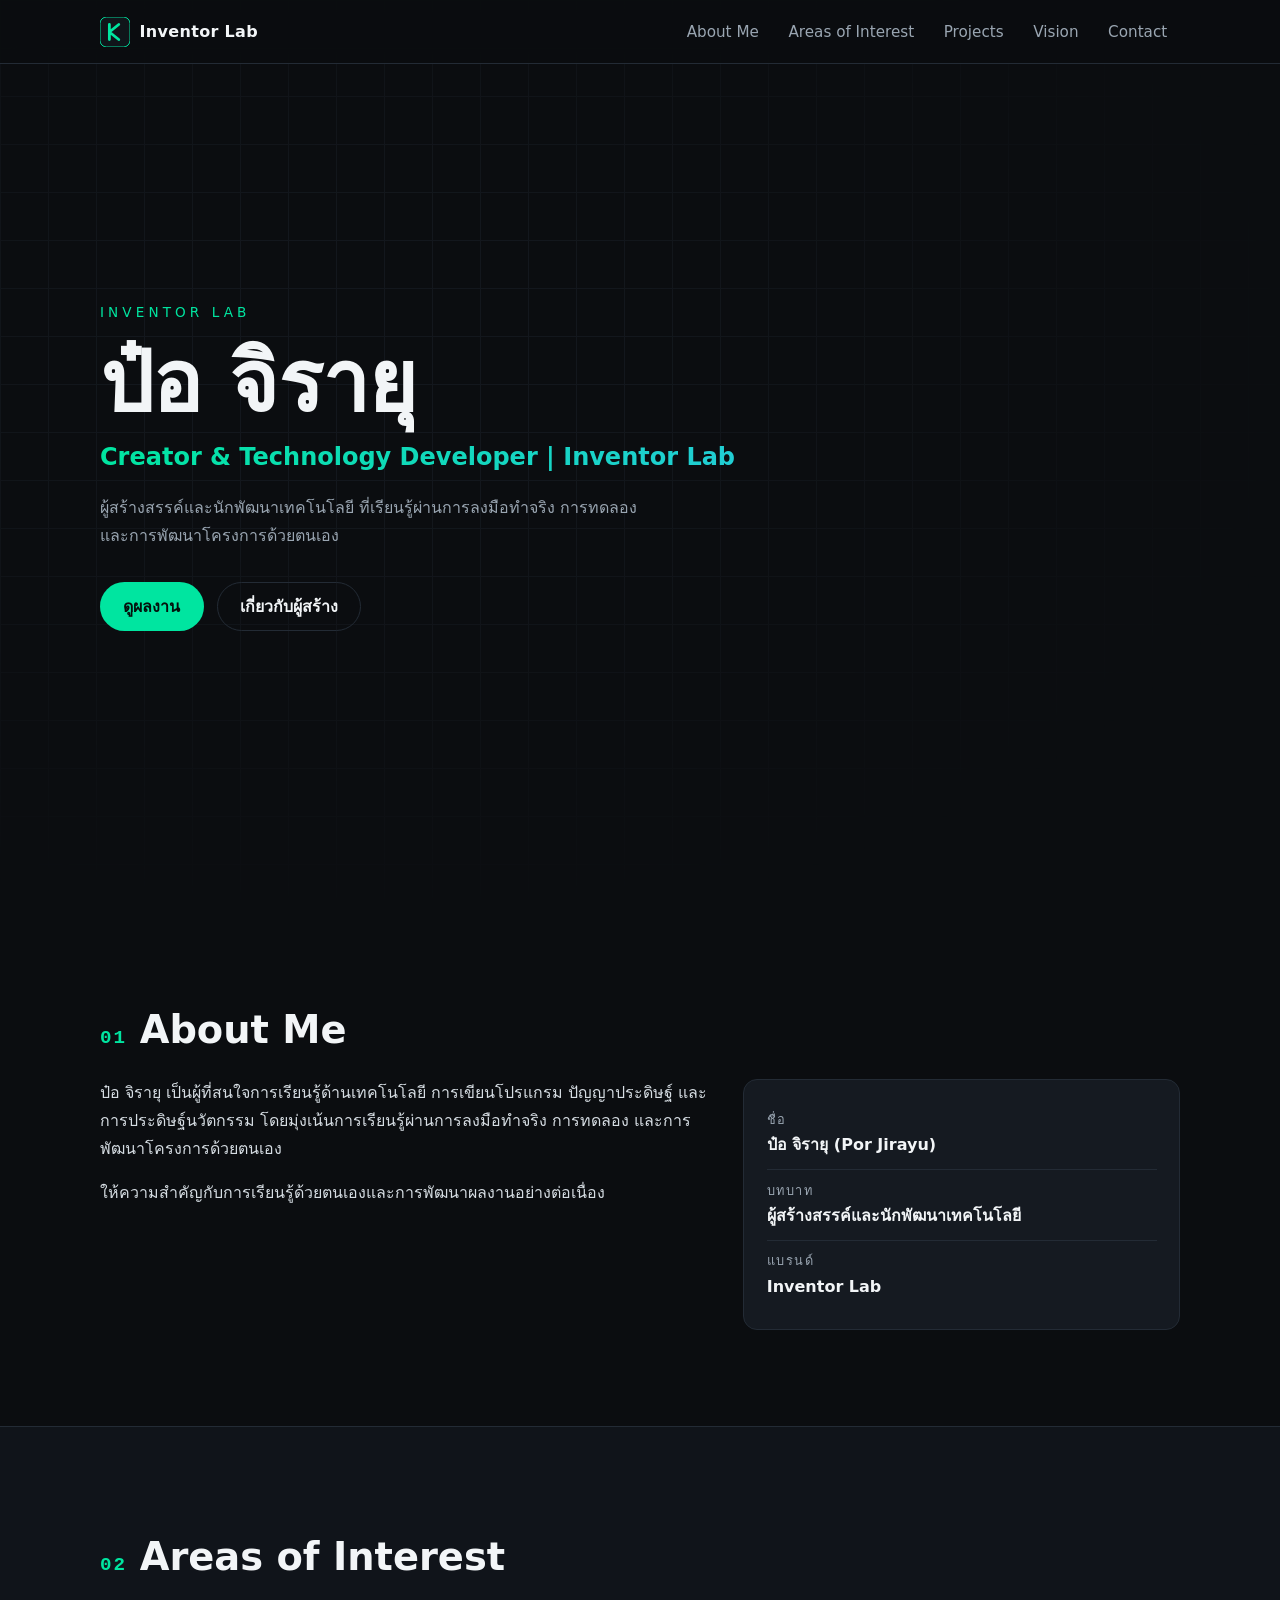
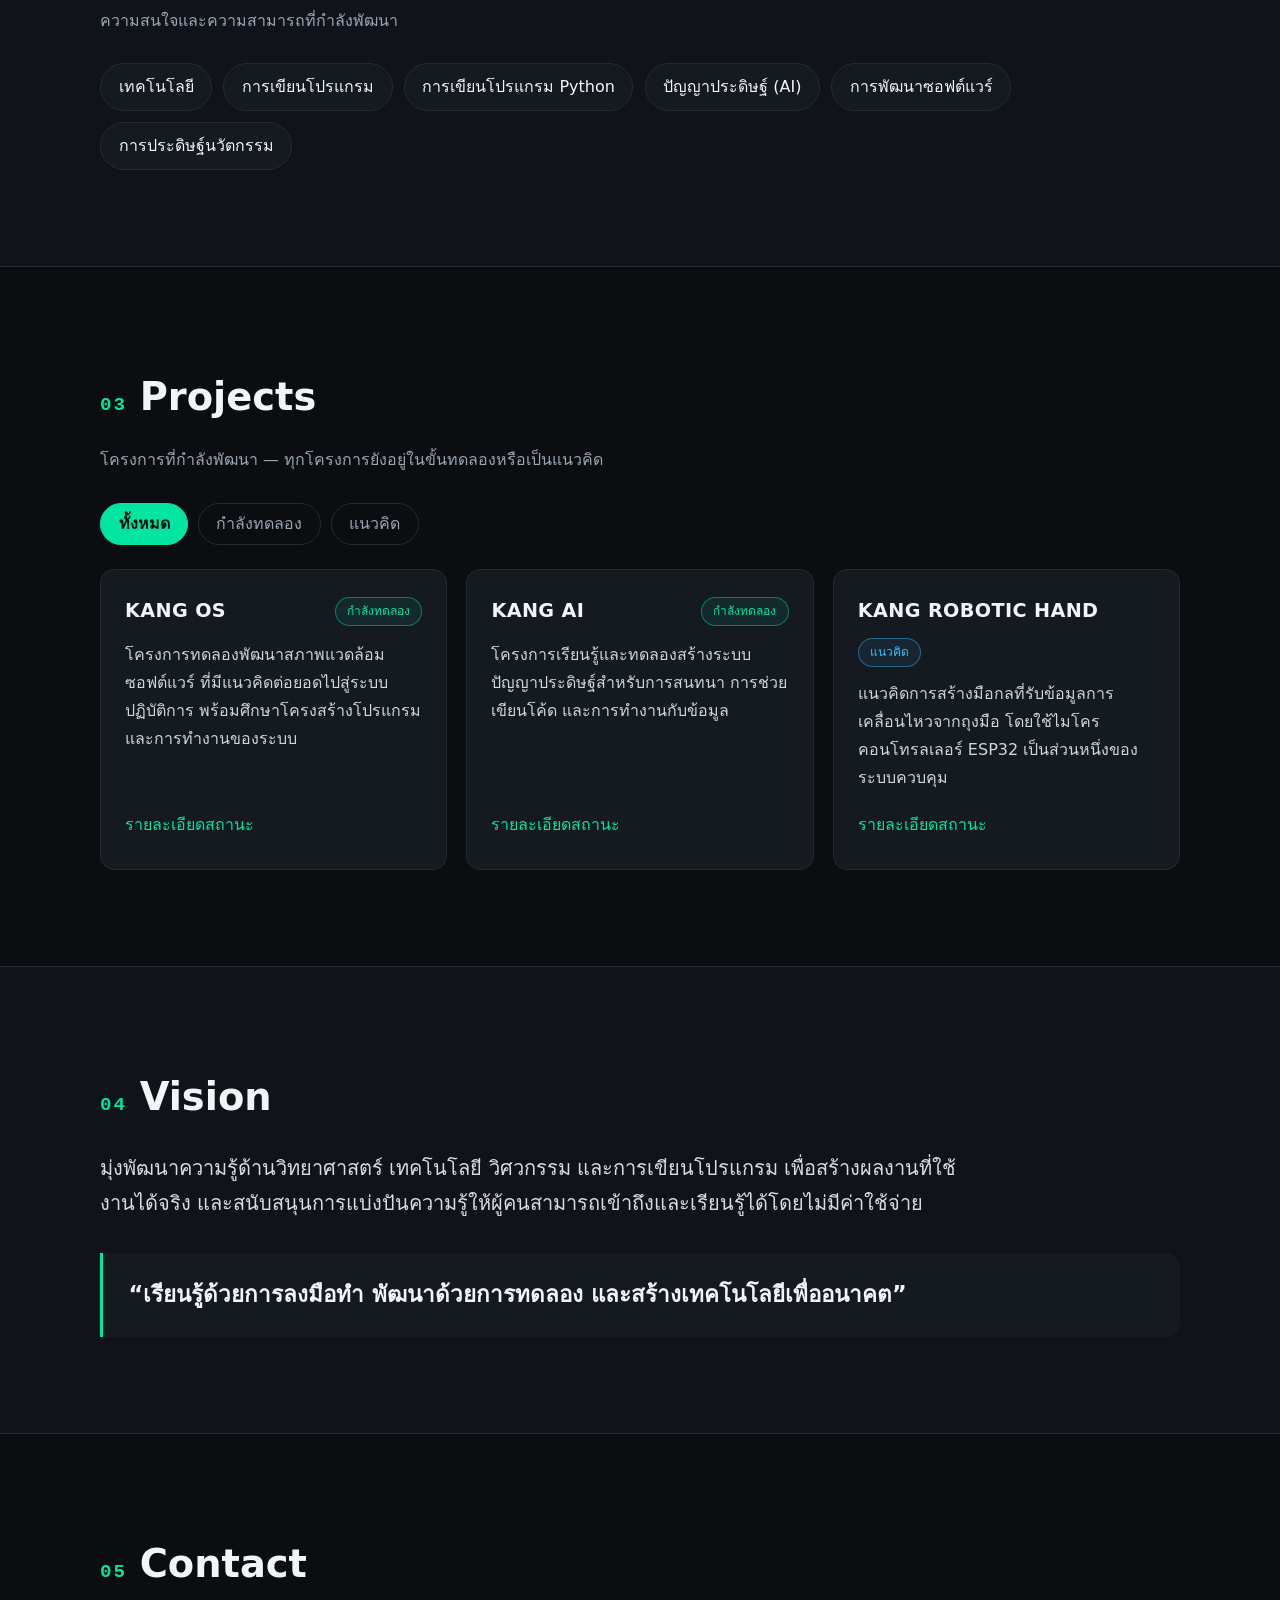
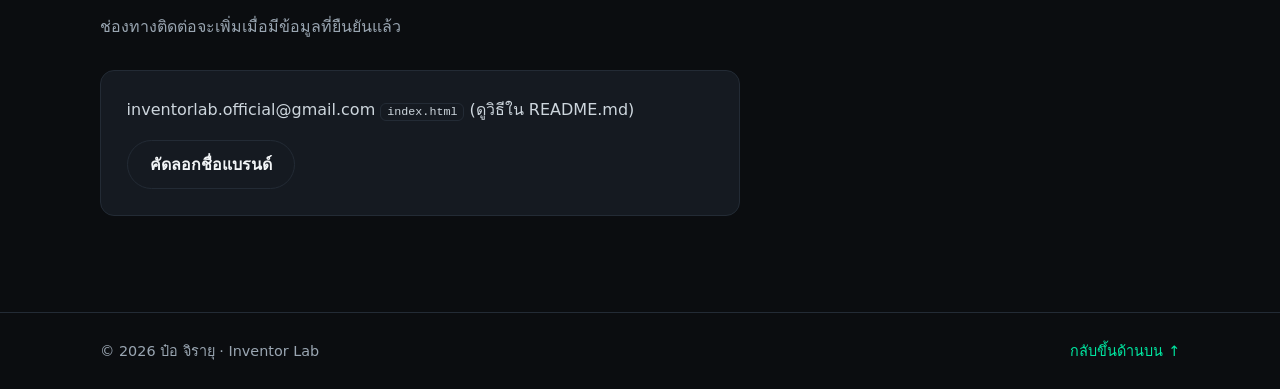
<file: index.html>
<!DOCTYPE html>
<html lang="th">
<head>
  <meta charset="UTF-8">
  <meta name="viewport" content="width=device-width, initial-scale=1.0">
  <title>ป๋อ จิรายุ | Inventor Lab – Creator &amp; Technology Developer</title>
  <meta name="description" content="เว็บไซต์แนะนำตัวและผลงานของ ป๋อ จิรายุ (Por Jirayu) ผู้สร้างสรรค์และนักพัฒนาเทคโนโลยี ภายใต้ชื่อ Inventor Lab – KANG OS, KANG AI และ KANG ROBOTIC HAND">
  <meta name="author" content="ป๋อ จิรายุ">
  <meta name="theme-color" content="#0b0d10">
  <link rel="canonical" href="https://YOUR-USERNAME.github.io/YOUR-REPO/">

  <!-- Open Graph -->
  <meta property="og:type" content="website">
  <meta property="og:title" content="ป๋อ จิรายุ | Inventor Lab">
  <meta property="og:description" content="Creator &amp; Technology Developer – เรียนรู้ด้วยการลงมือทำ พัฒนาด้วยการทดลอง และสร้างเทคโนโลยีเพื่ออนาคต">
  <meta property="og:locale" content="th_TH">
  <meta property="og:url" content="https://YOUR-USERNAME.github.io/YOUR-REPO/">
  <meta name="twitter:card" content="summary">
  <meta name="twitter:title" content="ป๋อ จิรายุ | Inventor Lab">
  <meta name="twitter:description" content="Creator &amp; Technology Developer | Inventor Lab">

  <link rel="icon" href="data:image/svg+xml,%3Csvg xmlns='http://www.w3.org/2000/svg' viewBox='0 0 64 64'%3E%3Crect width='64' height='64' rx='14' fill='%230b0d10'/%3E%3Cpath d='M18 16v32M18 32l20-16M18 32l20 16' stroke='%2300e5a0' stroke-width='6' fill='none' stroke-linecap='round' stroke-linejoin='round'/%3E%3C/svg%3E">
  <link rel="stylesheet" href="style.css">

  <script type="application/ld+json">
  {
    "@context": "https://schema.org",
    "@type": "Person",
    "name": "ป๋อ จิรายุ",
    "alternateName": "Por Jirayu",
    "jobTitle": "ผู้สร้างสรรค์และนักพัฒนาเทคโนโลยี",
    "brand": { "@type": "Brand", "name": "Inventor Lab" },
    "knowsAbout": ["เทคโนโลยี", "การเขียนโปรแกรม", "ปัญญาประดิษฐ์", "การประดิษฐ์นวัตกรรม"]
  }
  </script>
</head>
<body>
  <a class="skip-link" href="#main">ข้ามไปยังเนื้อหา</a>

  <header class="site-header" id="top">
    <nav class="nav container" aria-label="เมนูหลัก">
      <a class="brand" href="#hero" aria-label="Inventor Lab – กลับสู่หน้าแรก">
        <svg class="brand-mark" viewBox="0 0 64 64" width="30" height="30" aria-hidden="true" focusable="false">
          <rect width="64" height="64" rx="14" fill="#10151a" stroke="#00e5a0" stroke-width="2"/>
          <path d="M20 16v32M20 32l20-16M20 32l20 16" stroke="#00e5a0" stroke-width="6" fill="none" stroke-linecap="round" stroke-linejoin="round"/>
        </svg>
        <span>Inventor&nbsp;Lab</span>
      </a>
      <button class="nav-toggle" id="navToggle" type="button" aria-expanded="false" aria-controls="navMenu" aria-label="เปิดหรือปิดเมนู">
        <span class="bar"></span><span class="bar"></span><span class="bar"></span>
      </button>
      <ul class="nav-menu" id="navMenu">
        <li><a href="#about">About Me</a></li>
        <li><a href="#interests">Areas of Interest</a></li>
        <li><a href="#projects">Projects</a></li>
        <li><a href="#vision">Vision</a></li>
        <li><a href="#contact">Contact</a></li>
      </ul>
    </nav>
    <div class="progress" id="progress" aria-hidden="true"></div>
  </header>

  <main id="main">
    <!-- HERO -->
    <section class="hero" id="hero" aria-labelledby="hero-title">
      <div class="container hero-inner">
        <p class="eyebrow reveal">Inventor Lab</p>
        <h1 id="hero-title" class="reveal">ป๋อ จิรายุ</h1>
        <p class="tagline reveal">Creator &amp; Technology Developer | Inventor Lab</p>
        <p class="hero-desc reveal">ผู้สร้างสรรค์และนักพัฒนาเทคโนโลยี ที่เรียนรู้ผ่านการลงมือทำจริง การทดลอง และการพัฒนาโครงการด้วยตนเอง</p>
        <div class="hero-actions reveal">
          <a class="btn btn-primary" href="#projects">ดูผลงาน</a>
          <a class="btn btn-ghost" href="#about">เกี่ยวกับผู้สร้าง</a>
        </div>
      </div>
      <div class="grid-bg" aria-hidden="true"></div>
    </section>

    <!-- ABOUT -->
    <section class="section" id="about" aria-labelledby="about-title">
      <div class="container">
        <h2 id="about-title" class="section-title reveal"><span class="idx">01</span> About Me</h2>
        <div class="about-grid">
          <div class="reveal">
            <p>ป๋อ จิรายุ เป็นผู้ที่สนใจการเรียนรู้ด้านเทคโนโลยี การเขียนโปรแกรม ปัญญาประดิษฐ์ และการประดิษฐ์นวัตกรรม โดยมุ่งเน้นการเรียนรู้ผ่านการลงมือทำจริง การทดลอง และการพัฒนาโครงการด้วยตนเอง</p>
            <p>ให้ความสำคัญกับการเรียนรู้ด้วยตนเองและการพัฒนาผลงานอย่างต่อเนื่อง</p>
          </div>
          <dl class="facts reveal">
            <div><dt>ชื่อ</dt><dd>ป๋อ จิรายุ (Por Jirayu)</dd></div>
            <div><dt>บทบาท</dt><dd>ผู้สร้างสรรค์และนักพัฒนาเทคโนโลยี</dd></div>
            <div><dt>แบรนด์</dt><dd>Inventor Lab</dd></div>
          </dl>
        </div>
      </div>
    </section>

    <!-- INTERESTS -->
    <section class="section alt" id="interests" aria-labelledby="interests-title">
      <div class="container">
        <h2 id="interests-title" class="section-title reveal"><span class="idx">02</span> Areas of Interest</h2>
        <p class="section-lead reveal">ความสนใจและความสามารถที่กำลังพัฒนา</p>
        <ul class="chips reveal">
          <li>เทคโนโลยี</li>
          <li>การเขียนโปรแกรม</li>
          <li>การเขียนโปรแกรม Python</li>
          <li>ปัญญาประดิษฐ์ (AI)</li>
          <li>การพัฒนาซอฟต์แวร์</li>
          <li>การประดิษฐ์นวัตกรรม</li>
        </ul>
      </div>
    </section>

    <!-- PROJECTS -->
    <section class="section" id="projects" aria-labelledby="projects-title">
      <div class="container">
        <h2 id="projects-title" class="section-title reveal"><span class="idx">03</span> Projects</h2>
        <p class="section-lead reveal">โครงการที่กำลังพัฒนา — ทุกโครงการยังอยู่ในขั้นทดลองหรือเป็นแนวคิด</p>

        <div class="filters reveal" role="group" aria-label="กรองโปรเจกต์ตามสถานะ">
          <button type="button" class="filter is-active" data-filter="all" aria-pressed="true">ทั้งหมด</button>
          <button type="button" class="filter" data-filter="experiment" aria-pressed="false">กำลังทดลอง</button>
          <button type="button" class="filter" data-filter="concept" aria-pressed="false">แนวคิด</button>
        </div>

        <div class="cards" id="cards">
          <article class="card reveal" data-status="experiment">
            <div class="card-top">
              <h3>KANG OS</h3>
              <span class="badge badge-exp">กำลังทดลอง</span>
            </div>
            <p>โครงการทดลองพัฒนาสภาพแวดล้อมซอฟต์แวร์ ที่มีแนวคิดต่อยอดไปสู่ระบบปฏิบัติการ พร้อมศึกษาโครงสร้างโปรแกรมและการทำงานของระบบ</p>
            <button type="button" class="card-more" aria-expanded="false">รายละเอียดสถานะ</button>
            <p class="card-note" hidden>ปัจจุบันเป็นโครงการทดลองและศึกษา ยังไม่ใช่ระบบปฏิบัติการที่สมบูรณ์หรือเผยแพร่แล้ว</p>
          </article>

          <article class="card reveal" data-status="experiment">
            <div class="card-top">
              <h3>KANG AI</h3>
              <span class="badge badge-exp">กำลังทดลอง</span>
            </div>
            <p>โครงการเรียนรู้และทดลองสร้างระบบปัญญาประดิษฐ์สำหรับการสนทนา การช่วยเขียนโค้ด และการทำงานกับข้อมูล</p>
            <button type="button" class="card-more" aria-expanded="false">รายละเอียดสถานะ</button>
            <p class="card-note" hidden>ปัจจุบันเป็นโครงการเรียนรู้และทดลอง ยังอยู่ระหว่างการพัฒนา</p>
          </article>

          <article class="card reveal" data-status="concept">
            <div class="card-top">
              <h3>KANG ROBOTIC HAND</h3>
              <span class="badge badge-concept">แนวคิด</span>
            </div>
            <p>แนวคิดการสร้างมือกลที่รับข้อมูลการเคลื่อนไหวจากถุงมือ โดยใช้ไมโครคอนโทรลเลอร์ ESP32 เป็นส่วนหนึ่งของระบบควบคุม</p>
            <button type="button" class="card-more" aria-expanded="false">รายละเอียดสถานะ</button>
            <p class="card-note" hidden>ปัจจุบันอยู่ในระดับแนวคิด ยังไม่ใช่ผลิตภัณฑ์ที่สร้างเสร็จ</p>
          </article>
        </div>
        <p class="empty" id="emptyMsg" hidden>ไม่มีโปรเจกต์ในหมวดนี้</p>
      </div>
    </section>

    <!-- VISION -->
    <section class="section alt" id="vision" aria-labelledby="vision-title">
      <div class="container">
        <h2 id="vision-title" class="section-title reveal"><span class="idx">04</span> Vision</h2>
        <p class="vision-text reveal">มุ่งพัฒนาความรู้ด้านวิทยาศาสตร์ เทคโนโลยี วิศวกรรม และการเขียนโปรแกรม เพื่อสร้างผลงานที่ใช้งานได้จริง และสนับสนุนการแบ่งปันความรู้ให้ผู้คนสามารถเข้าถึงและเรียนรู้ได้โดยไม่มีค่าใช้จ่าย</p>
        <blockquote class="quote reveal">
          <p>“เรียนรู้ด้วยการลงมือทำ พัฒนาด้วยการทดลอง และสร้างเทคโนโลยีเพื่ออนาคต”</p>
        </blockquote>
      </div>
    </section>

    <!-- CONTACT -->
    <section class="section" id="contact" aria-labelledby="contact-title">
      <div class="container">
        <h2 id="contact-title" class="section-title reveal"><span class="idx">05</span> Contact</h2>
        <p class="section-lead reveal">ช่องทางติดต่อจะเพิ่มเมื่อมีข้อมูลที่ยืนยันแล้ว</p>
        <div class="contact-box reveal">
          <p>inventorlab.official@gmail.com <code>index.html</code> (ดูวิธีใน README.md)</p>
          <button type="button" class="btn btn-ghost" id="copyBtn" data-copy="Inventor Lab – ป๋อ จิรายุ">คัดลอกชื่อแบรนด์</button>
          <span class="copy-status" id="copyStatus" role="status" aria-live="polite"></span>
        </div>
      </div>
    </section>
  </main>

  <footer class="site-footer">
    <div class="container footer-inner">
      <p>© <span id="year">2026</span> ป๋อ จิรายุ · Inventor Lab</p>
      <a href="#top">กลับขึ้นด้านบน ↑</a>
    </div>
  </footer>

  <script src="script.js" defer></script>
</body>
</html>
</file>
<file: style.css>
/* Inventor Lab – style.css */
:root {
  --bg: #0b0d10;
  --bg-alt: #10141a;
  --surface: #151a21;
  --border: #232b35;
  --text: #f2f5f7;
  --muted: #9aa6b2;
  --accent: #00e5a0;
  --accent-2: #38bdf8;
  --radius: 14px;
  --header-h: 64px;
}

*, *::before, *::after { box-sizing: border-box; }

html { scroll-behavior: smooth; scroll-padding-top: var(--header-h); }

body {
  margin: 0;
  font-family: "Noto Sans Thai", "Sarabun", system-ui, -apple-system, "Segoe UI", Roboto, sans-serif;
  background: var(--bg);
  color: var(--text);
  line-height: 1.75;
  -webkit-font-smoothing: antialiased;
}

img, svg { max-width: 100%; }
a { color: var(--accent); text-decoration: none; }
a:hover { text-decoration: underline; }
code { background: var(--surface); border: 1px solid var(--border); padding: 1px 6px; border-radius: 6px; font-size: .9em; }

.container { width: min(1080px, 100% - 2.5rem); margin-inline: auto; }

.skip-link {
  position: absolute; left: -999px; top: 0;
  background: var(--accent); color: #04110c; padding: .5rem 1rem; z-index: 200;
}
.skip-link:focus { left: .5rem; top: .5rem; }

:focus-visible { outline: 2px solid var(--accent-2); outline-offset: 3px; }

/* Header / Nav */
.site-header {
  position: fixed; inset: 0 0 auto 0; height: var(--header-h);
  background: rgba(11, 13, 16, .85);
  backdrop-filter: blur(10px);
  -webkit-backdrop-filter: blur(10px);
  border-bottom: 1px solid var(--border);
  z-index: 100;
}
.nav { height: var(--header-h); display: flex; align-items: center; justify-content: space-between; position: relative; }
.brand { display: flex; align-items: center; gap: .6rem; color: var(--text); font-weight: 700; letter-spacing: .02em; }
.brand:hover { text-decoration: none; }

.nav-menu { list-style: none; display: flex; gap: .25rem; margin: 0; padding: 0; }
.nav-menu a {
  display: block; padding: .5rem .8rem; border-radius: 8px;
  color: var(--muted); font-size: .95rem; transition: color .2s, background .2s;
}
.nav-menu a:hover { color: var(--text); background: var(--surface); text-decoration: none; }
.nav-menu a.active { color: var(--accent); }

.nav-toggle {
  display: none; background: none; border: 1px solid var(--border);
  border-radius: 10px; width: 44px; height: 44px; cursor: pointer;
  flex-direction: column; justify-content: center; align-items: center; gap: 5px;
}
.nav-toggle .bar { width: 20px; height: 2px; background: var(--text); transition: transform .25s, opacity .25s; }
.nav-toggle[aria-expanded="true"] .bar:nth-child(1) { transform: translateY(7px) rotate(45deg); }
.nav-toggle[aria-expanded="true"] .bar:nth-child(2) { opacity: 0; }
.nav-toggle[aria-expanded="true"] .bar:nth-child(3) { transform: translateY(-7px) rotate(-45deg); }

.progress {
  position: absolute; left: 0; bottom: -1px; height: 2px; width: 0;
  background: linear-gradient(90deg, var(--accent), var(--accent-2));
}

/* Hero */
.hero {
  position: relative; min-height: 100svh; display: flex; align-items: center;
  padding: calc(var(--header-h) + 2rem) 0 4rem; overflow: hidden;
}
.hero-inner { position: relative; z-index: 1; }
.eyebrow { color: var(--accent); letter-spacing: .3em; text-transform: uppercase; font-size: .85rem; margin: 0 0 .75rem; }
.hero h1 { font-size: clamp(2.6rem, 9vw, 5.2rem); line-height: 1.1; margin: 0 0 .5rem; letter-spacing: -.01em; }
.tagline {
  font-size: clamp(1.05rem, 3.2vw, 1.5rem); margin: 0 0 1rem; font-weight: 600;
  background: linear-gradient(90deg, var(--accent), var(--accent-2));
  -webkit-background-clip: text; background-clip: text; color: transparent;
}
.hero-desc { max-width: 56ch; color: var(--muted); margin: 0 0 2rem; }
.hero-actions { display: flex; flex-wrap: wrap; gap: .8rem; }

.grid-bg {
  position: absolute; inset: 0;
  background-image:
    linear-gradient(var(--border) 1px, transparent 1px),
    linear-gradient(90deg, var(--border) 1px, transparent 1px);
  background-size: 48px 48px;
  opacity: .35;
  -webkit-mask-image: radial-gradient(ellipse at 30% 40%, #000 20%, transparent 75%);
  mask-image: radial-gradient(ellipse at 30% 40%, #000 20%, transparent 75%);
}

/* Buttons */
.btn {
  display: inline-flex; align-items: center; justify-content: center;
  min-height: 46px; padding: .6rem 1.4rem; border-radius: 999px;
  font: inherit; font-weight: 600; cursor: pointer; border: 1px solid transparent;
  transition: transform .15s, background .2s, border-color .2s, color .2s;
}
.btn:hover { text-decoration: none; transform: translateY(-1px); }
.btn-primary { background: var(--accent); color: #04110c; }
.btn-primary:hover { background: #3cf0b8; }
.btn-ghost { background: transparent; color: var(--text); border-color: var(--border); }
.btn-ghost:hover { border-color: var(--accent); color: var(--accent); }

/* Sections */
.section { padding: clamp(3.5rem, 9vw, 6rem) 0; }
.section.alt { background: var(--bg-alt); border-block: 1px solid var(--border); }
.section-title { font-size: clamp(1.7rem, 5vw, 2.4rem); margin: 0 0 1rem; display: flex; align-items: baseline; gap: .8rem; }
.idx { color: var(--accent); font-size: .5em; font-family: ui-monospace, Menlo, Consolas, monospace; letter-spacing: .1em; }
.section-lead { color: var(--muted); margin: 0 0 1.8rem; }

/* About */
.about-grid { display: grid; grid-template-columns: 1.4fr 1fr; gap: 2rem; align-items: start; }
.about-grid p { margin: 0 0 1rem; color: #d6dde3; }
.facts { margin: 0; background: var(--surface); border: 1px solid var(--border); border-radius: var(--radius); padding: 1.2rem 1.4rem; }
.facts div { padding: .6rem 0; border-bottom: 1px solid var(--border); }
.facts div:last-child { border-bottom: 0; }
.facts dt { color: var(--muted); font-size: .8rem; text-transform: uppercase; letter-spacing: .12em; }
.facts dd { margin: 0; font-weight: 600; }

/* Chips */
.chips { list-style: none; padding: 0; margin: 0; display: flex; flex-wrap: wrap; gap: .7rem; }
.chips li {
  padding: .55rem 1.1rem; border: 1px solid var(--border); border-radius: 999px;
  background: var(--surface); transition: border-color .2s, color .2s;
}
.chips li:hover { border-color: var(--accent); color: var(--accent); }

/* Filters */
.filters { display: flex; flex-wrap: wrap; gap: .6rem; margin-bottom: 1.5rem; }
.filter {
  min-height: 42px; padding: .4rem 1.1rem; border-radius: 999px; cursor: pointer;
  background: transparent; color: var(--muted); border: 1px solid var(--border); font: inherit;
  transition: all .2s;
}
.filter:hover { color: var(--text); border-color: var(--muted); }
.filter.is-active { background: var(--accent); color: #04110c; border-color: var(--accent); font-weight: 600; }

/* Cards */
.cards { display: grid; grid-template-columns: repeat(auto-fit, minmax(270px, 1fr)); gap: 1.2rem; }
.card {
  background: var(--surface); border: 1px solid var(--border); border-radius: var(--radius);
  padding: 1.5rem; display: flex; flex-direction: column; gap: .8rem;
  transition: transform .2s, border-color .2s;
}
.card:hover { transform: translateY(-3px); border-color: var(--accent); }
.card.is-hidden { display: none; }
.card-top { display: flex; align-items: center; justify-content: space-between; gap: .6rem; flex-wrap: wrap; }
.card h3 { margin: 0; font-size: 1.2rem; letter-spacing: .02em; }
.card p { margin: 0; color: #cdd6dd; }
.badge { font-size: .75rem; padding: .2rem .7rem; border-radius: 999px; border: 1px solid; white-space: nowrap; }
.badge-exp { color: var(--accent); border-color: rgba(0, 229, 160, .45); background: rgba(0, 229, 160, .08); }
.badge-concept { color: var(--accent-2); border-color: rgba(56, 189, 248, .45); background: rgba(56, 189, 248, .08); }
.card-more {
  align-self: flex-start; margin-top: auto; background: none; border: 0; padding: .4rem 0;
  color: var(--accent); font: inherit; cursor: pointer; min-height: 40px;
}
.card-more:hover { text-decoration: underline; }
.card-note { font-size: .9rem; color: var(--muted) !important; border-left: 2px solid var(--accent); padding-left: .8rem; }
.empty { color: var(--muted); text-align: center; margin-top: 1.5rem; }

/* Vision */
.vision-text { font-size: clamp(1.05rem, 2.6vw, 1.25rem); max-width: 70ch; color: #d6dde3; }
.quote {
  margin: 2rem 0 0; padding: 1.4rem 1.6rem; border-left: 3px solid var(--accent);
  background: var(--surface); border-radius: 0 var(--radius) var(--radius) 0;
}
.quote p { margin: 0; font-size: clamp(1.1rem, 3vw, 1.4rem); font-weight: 600; }

/* Contact */
.contact-box { background: var(--surface); border: 1px solid var(--border); border-radius: var(--radius); padding: 1.6rem; max-width: 640px; }
.contact-box p { margin-top: 0; color: #cdd6dd; }
.copy-status { margin-left: .8rem; color: var(--accent); font-size: .9rem; }

/* Footer */
.site-footer { border-top: 1px solid var(--border); padding: 1.6rem 0; color: var(--muted); font-size: .9rem; }
.footer-inner { display: flex; justify-content: space-between; gap: 1rem; flex-wrap: wrap; }
.footer-inner p { margin: 0; }

/* Reveal animation */
.reveal { opacity: 0; transform: translateY(14px); transition: opacity .6s ease, transform .6s ease; }
.reveal.visible { opacity: 1; transform: none; }
.no-js .reveal { opacity: 1; transform: none; }

/* Responsive */
@media (max-width: 820px) {
  .nav-toggle { display: inline-flex; }
  .nav-menu {
    position: absolute; top: var(--header-h); left: -1.25rem; right: -1.25rem;
    flex-direction: column; gap: 0; padding: .5rem 1.25rem 1rem;
    background: rgba(11, 13, 16, .98); border-bottom: 1px solid var(--border);
    display: none;
  }
  .nav-menu.open { display: flex; }
  .nav-menu a { padding: .9rem .6rem; font-size: 1.05rem; }
  .about-grid { grid-template-columns: 1fr; }
}

@media (prefers-reduced-motion: reduce) {
  html { scroll-behavior: auto; }
  *, *::before, *::after { transition: none !important; animation: none !important; }
  .reveal { opacity: 1; transform: none; }
}
</file>
